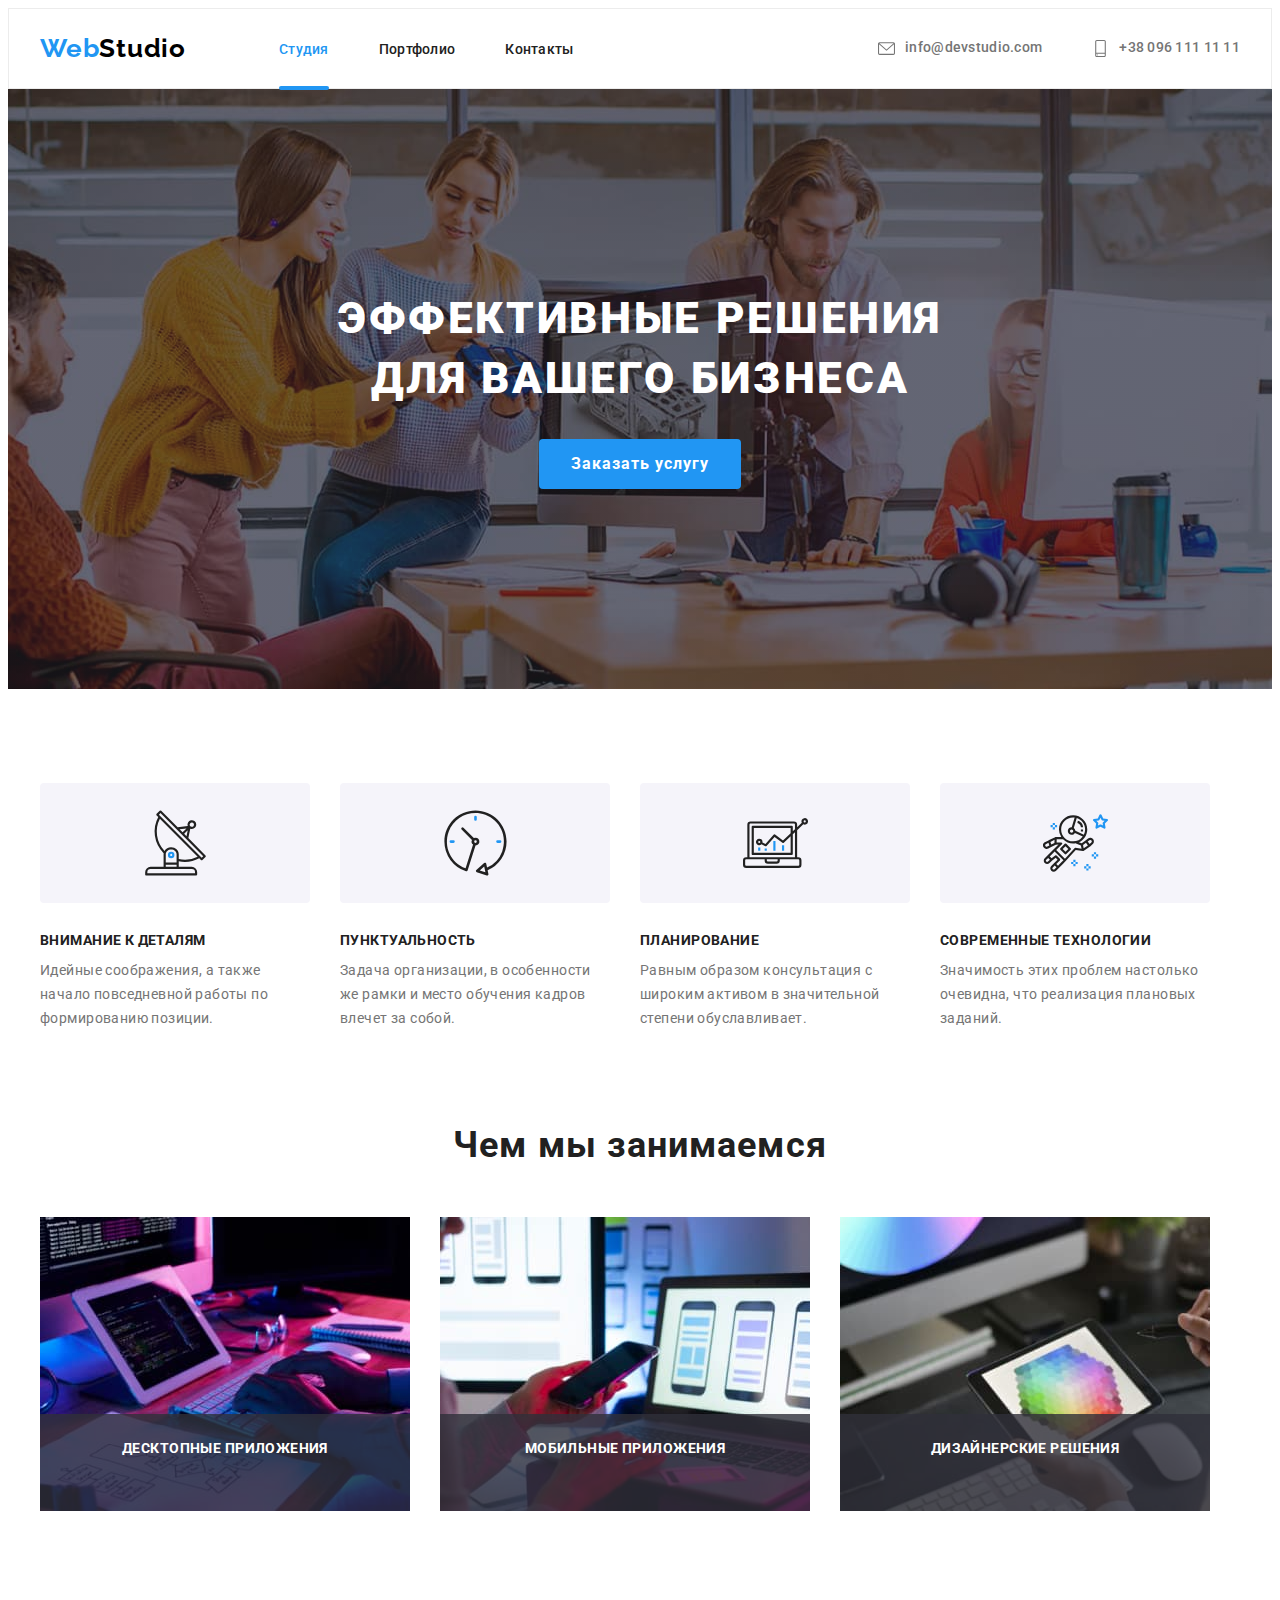
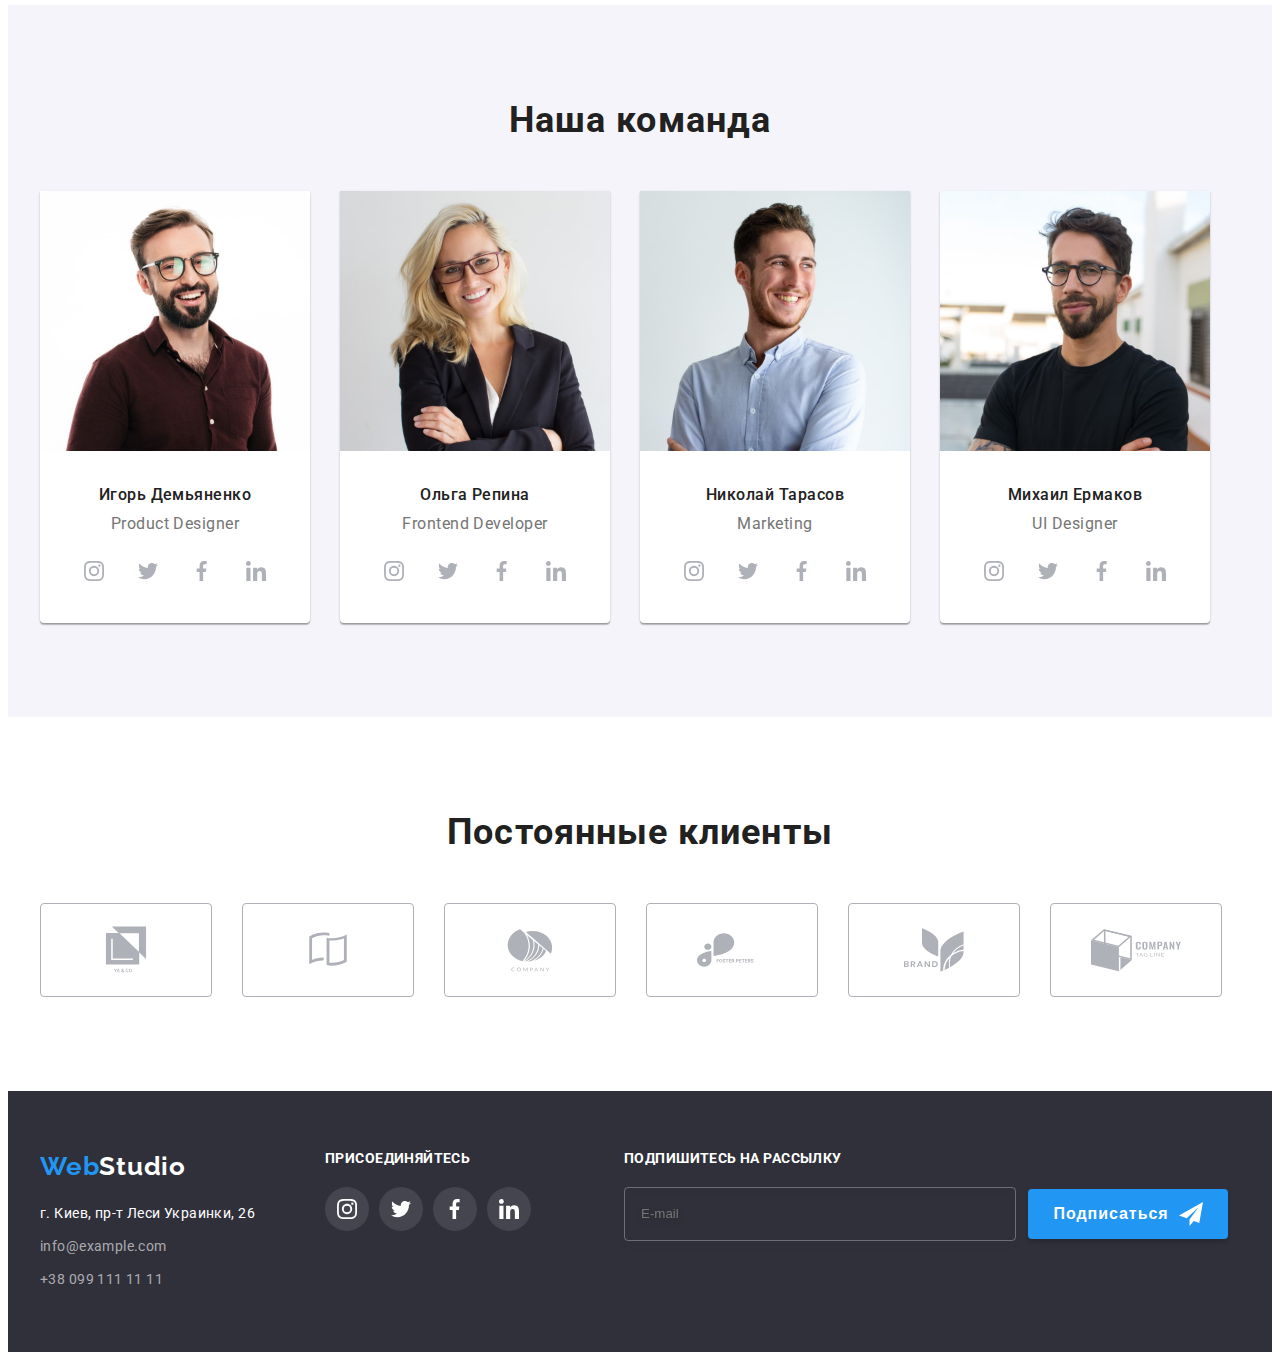
<file: index.html>
<!DOCTYPE html>
<html lang="ru">
<head>
    <meta charset="UTF-8">
    <meta http-equiv="X-UA-Compatible" content="IE=edge">
    <meta name="viewport" content="width=device-width, initial-scale=1.0">
    <title>Студия</title>
    <link rel="stylesheet" href="https://cdnjs.cloudflare.com/ajax/libs/modern-normalize/1.1.0/modern-normalize.min.css" integrity="sha512-wpPYUAdjBVSE4KJnH1VR1HeZfpl1ub8YT/NKx4PuQ5NmX2tKuGu6U/JRp5y+Y8XG2tV+wKQpNHVUX03MfMFn9Q==" crossorigin="anonymous" referrerpolicy="no-referrer" />
    <link rel="stylesheet" href="./css/main.min.css">
    <link href="https://fonts.googleapis.com/css2?family=Raleway:wght@700&family=Roboto:wght@400;500;700;900&display=swap" rel="stylesheet">
</head>
<body>
    <header class="header">
        <div class="container header-container">
        <a class="logo" href="/"><span class="logo-accent">Web</span>Studio</a>
        <nav class="header-nav">
            <ul class="header-list">
                <li class="header-item list"><a class="header-link link current" href="index.html">Студия</a></li>
                <li class="header-item list"><a class="header-link link" href="portfolio.html">Портфолио</a></li>
                <li class="header-item list"><a class="header-link link" href="/">Контакты</a></li>
            </ul>
        </nav>
        <ul class="header-contacts-list">
            <li class="header-contacts list">
                <a class="header-contacts-link link" href="mailto:info@devstudio.com">
                <svg class="header-contacts-icon envelope">
                    <use href="./images/symbol-defs.svg#icon-envelope"></use>
                </svg>
                info@devstudio.com</a>
            </li>
            <li class="header-contacts list">
                <a class="header-contacts-link link" href="tel:+380961111111">
                <svg class="header-contacts-icon smartphone">
                    <use href="./images/symbol-defs.svg#icon-smartphone"></use>
                </svg>
                +38 096 111 11 11</a>
            </li>
        </ul>
        </div>
    </header>
    <main>
    <section class="main-section">
        <div class="container main-section-container">
        <h1 class="main-headerline">Эффективные решения <br>для вашего бизнеса</h1>
        <button class="btn btn-main" type="button" data-modal-open>Заказать услугу</button>
    </div>
    </section>
    <section class="concepts">
        <div class="container concepts-container">
        <ul class="concepts-list">
            <li class="concepts-item list">
                <div class="concepts-thumb">
                    <svg class="concepts-icon">
                        <use href="./images/symbol-defs.svg#icon-concept1"></use>
                    </svg>
                </div>
                <h3 class="concepts-header">Внимание к деталям</h3>
                <p class="concepts-text">Идейные соображения, а также начало повседневной работы по формированию позиции.</p>
            </li>
            <li class="concepts-item list">
                <div class="concepts-thumb">
                    <svg class="concepts-icon">
                        <use href="./images/symbol-defs.svg#icon-concept2"></use>
                    </svg>
                </div>
                <h3 class="concepts-header">Пунктуальность</h3>
                <p class="concepts-text">Задача организации, в особенности же рамки и место обучения кадров влечет за собой.</p>
            </li>
            <li class="concepts-item list">
                <div class="concepts-thumb">
                    <svg class="concepts-icon">
                        <use href="./images/symbol-defs.svg#icon-concept3"></use>
                    </svg>
                </div>
                <h3 class="concepts-header">Планирование</h3>
                <p class="concepts-text">Равным образом консультация с широким активом в значительной степени обуславливает.</p>
            </li>
            <li class="concepts-item list">
                <div class="concepts-thumb">
                    <svg class="concepts-icon">
                        <use href="./images/symbol-defs.svg#icon-concept4"></use>
                    </svg>
                </div>
                <h3 class="concepts-header">Современные технологии</h3>
                <p class="concepts-text">Значимость этих проблем настолько очевидна, что реализация плановых заданий.</p>
            </li>
        </ul>
    </div>
        </section>
        <section class="section-work">
            <div class="container work-container">
        <h2 class="work-headline headline">Чем мы занимаемся</h2>
        <ul class="work-list">
            <li class="work-item list">
                <div class="work-item-top-wrapper">
                <img class="work-img" src="./images/whatwedo1.jpg" alt="Работник печатает на клавиатуре" width="370" height="294">
                <p class="work-item-top-text">Десктопные приложения</p>
                </div>
            </li>
            <li class="work-item list">
                <div class="work-item-top-wrapper">
                <img class="work-img" src="./images/whatwedo2.jpg" alt="Работник рассматривает варианты мобильных версий" width="370" height="294">
                <p class="work-item-top-text">Мобильные приложения</p>
                </div>
            </li>
            <li class="work-item list">
                <div class="work-item-top-wrapper">
                <img class="work-img" src="./images/whatwedo3.jpg" alt="Работник выбирает цвет на палитре в планшете" width="370" height="294">
                <p class="work-item-top-text">Дизайнерские решения</p>
                </div>
            </li>
        </ul>
    </div>
    </section>
    <section class="team">
        <div class="container team__container">
        <h2 class="team__headline headline">Наша команда</h2>
        <ul class="team__list">
            <li class="team__item list">
                <img class="team__img" src="./images/demyanenko.jpg" alt="Игорь Демьяненко" width="270" height="260">
                <div class="team__member">
                <p class="team__person">Игорь Демьяненко</p>
                <p class="team__jobtitle">Product Designer</p>
                </div>
                <ul class="social-networks__list list">
                    <li class="social-networks__item">
                        <a class="social-networks__link" href="/">
                        <svg class="social-networks__icon">
                            <use href="./images/symbol-defs.svg#icon-instagram"></use>
                        </svg>
                    </a>
                    </li>
                    <li class="social-networks__item">
                        <a class="social-networks__link" href="/">
                        <svg class="social-networks__icon">
                            <use href="./images/symbol-defs.svg#icon-twitter"></use>
                        </svg>
                        </a>
                    </li>
                    <li class="social-networks__item">
                        <a class="social-networks__link" href="/">
                        <svg class="social-networks__icon">
                            <use href="./images/symbol-defs.svg#icon-facebook"></use>
                        </svg>
                        </a>
                    </li>
                    <li class="social-networks__item">
                        <a class="social-networks__link" href="/">
                        <svg class="social-networks__icon">
                            <use href="./images/symbol-defs.svg#icon-linkedin"></use>
                        </svg>
                        </a>
                    </li>
                </ul>
            </li>
            <li class="team__item list">
                <img class="team__img" src="./images/repina.jpg" alt="Ольга Репина" width="270" height="260">
                <div class="team__member">
                <p class="team__person">Ольга Репина</p>
                <p class="team__jobtitle">Frontend Developer</p>
                </div>
                <ul class="social-networks__list list">
                    <li class="social-networks__item">
                        <a class="social-networks__link" href="/">
                        <svg class="social-networks__icon">
                            <use href="./images/symbol-defs.svg#icon-instagram"></use>
                        </svg>
                        </a>
                    </li>
                    <li class="social-networks__item">
                        <a class="social-networks__link" href="/">
                        <svg class="social-networks__icon">
                            <use href="./images/symbol-defs.svg#icon-twitter"></use>
                        </svg>
                        </a>
                    </li>
                    <li class="social-networks__item">
                        <a class="social-networks__link" href="/">
                        <svg class="social-networks__icon">
                            <use href="./images/symbol-defs.svg#icon-facebook"></use>
                        </svg>
                        </a>
                    </li>
                    <li class="social-networks__item">
                        <a class="social-networks__link" href="/">
                        <svg class="social-networks__icon">
                            <use href="./images/symbol-defs.svg#icon-linkedin"></use>
                        </svg>
                        </a>
                    </li>
                </ul>
            </li>
            <li class="team__item list">
                <img class="team__img" src="./images/tarasov.jpg" alt="Николай Тарасов" width="270" height="260">
                <div class="team__member">
                <p class="team__person">Николай Тарасов</p>
                <p class="team__jobtitle">Marketing</p>
                </div>
                <ul class="social-networks__list list">
                    <li class="social-networks__item">
                        <a class="social-networks__link" href="/">
                        <svg class="social-networks__icon">
                            <use href="./images/symbol-defs.svg#icon-instagram"></use>
                        </svg>
                        </a>
                    </li>
                    <li class="social-networks__item">
                        <a class="social-networks__link" href="/">
                        <svg class="social-networks__icon">
                            <use href="./images/symbol-defs.svg#icon-twitter"></use>
                        </svg>
                        </a>
                    </li>
                    <li class="social-networks__item">
                        <a class="social-networks__link" href="/">
                        <svg class="social-networks__icon">
                            <use href="./images/symbol-defs.svg#icon-facebook"></use>
                        </svg>
                        </a>
                    </li>
                    <li class="social-networks__item">
                        <a class="social-networks__link" href="/">
                        <svg class="social-networks__icon">
                            <use href="./images/symbol-defs.svg#icon-linkedin"></use>
                        </svg>
                        </a>
                    </li>
                </ul>
            </li>
            <li class="team__item list">
                <img class="team__img" src="./images/ermakov.jpg" alt="Михаил Ермаков" width="270" height="260">
                <div class="team__member">
                <p class="team__person">Михаил Ермаков</p>
                <p class="team__jobtitle">UI Designer</p>
                </div>
                <ul class="social-networks__list list">
                    <li class="social-networks__item">
                        <a class="social-networks__link" href="/">
                        <svg class="social-networks__icon">
                            <use href="./images/symbol-defs.svg#icon-instagram"></use>
                        </svg>
                    </a>
                    </li>
                    <li class="social-networks__item">
                        <a class="social-networks__link" href="/">
                        <svg class="social-networks__icon">
                            <use href="./images/symbol-defs.svg#icon-twitter"></use>
                        </svg>
                        </a>
                    </li>
                    <li class="social-networks__item">
                        <a class="social-networks__link" href="/">
                        <svg class="social-networks__icon">
                            <use href="./images/symbol-defs.svg#icon-facebook"></use>
                        </svg>
                        </a>
                    </li>
                    <li class="social-networks__item">
                        <a class="social-networks__link" href="/">
                        <svg class="social-networks__icon">
                            <use href="./images/symbol-defs.svg#icon-linkedin"></use>
                        </svg>
                        </a>
                    </li>
                </ul>
            </li>
        </ul>
    </div>
    </section>
    <section class="companies-section">
        <div class="container">
        <h2 class="companies-headline">Постоянные клиенты</h2>
        <ul class="companies-list list">
            <li class="companies-item">
                <a href="/" class="companies-link">
                <svg class="companies-icon" width="46" height="53">
                    <use href="./images/symbol-defs.svg#icon-company1"></use>
                </svg>
                </a>
            </li>
            <li class="companies-item">
                <a href="/" class="companies-link">
                <svg class="companies-icon" width="44" height="39">
                    <use href="./images/symbol-defs.svg#icon-company2"></use>
                </svg>
            </a>
            </li>
            <li class="companies-item">
                <a href="/" class="companies-link">
                <svg class="companies-icon" width="48" height="46">
                    <use href="./images/symbol-defs.svg#icon-company3"></use>
                </svg>
                </a>
            </li>
            <li class="companies-item">
                <a href="/" class="companies-link">
                <svg class="companies-icon" width="114" height="70">
                    <use href="./images/symbol-defs.svg#icon-company4"></use>
                </svg>
            </a>
            </li>
            <li class="companies-item">
                <a href="/" class="companies-link">
                <svg class="companies-icon" width="78" height="60">
                    <use href="./images/symbol-defs.svg#icon-company5"></use>
                </svg>
                </a>
            </li>
            <li class="companies-item">
                <a href="/" class="companies-link">
                <svg class="companies-icon" width="136" height="90">
                    <use href="./images/symbol-defs.svg#icon-company6"></use>
                </svg>
                </a>
            </li>
        </ul>
    </div>
    </section>
</main>
    <footer class="footer">
        <div class="container footer-container">
            <div class="footer-block">
        <a class=" footer-logo logo" href="/"><span class="logo-accent">Web</span>Studio</a>
        <address class="footer-address">
            <ul class="footer-address-list">
                <li class="footer-contacts list"><a class="footer-contacts-link link" href="/">г. Киев, пр-т Леси Украинки, 26</a></li>
                <li class="footer-contacts list"><a class="footer-contacts-link link transparent" href="mailto:info@example.com">info@example.com</a></li>
                <li class="footer-contacts list"><a class="footer-contacts-link link transparent" href="tel:+380991111111">+38 099 111 11 11</a></li>
            </ul>
        </address>
    </div>
        <div class="social-networks-footer">
            <p class="social-network-footer-text">Присоединяйтесь</p>
                <ul class="social-networks-footer-list list">
                    <li class="social-networks-footer-item">
                        <a href="/" class="social-networks-footer-link">
                        <svg class="social-networks-footer-icon">
                            <use href="./images/symbol-defs.svg#icon-instagram"></use>
                        </svg>
                        </a>
                    </li>
                    <li class="social-networks-footer-item">
                        <a href="/" class="social-networks-footer-link">
                        <svg class="social-networks-footer-icon">
                            <use href="./images/symbol-defs.svg#icon-twitter"></use>
                        </svg>
                        </a>
                    </li>
                    <li class="social-networks-footer-item">
                        <a href="/" class="social-networks-footer-link">
                        <svg class="social-networks-footer-icon">
                            <use href="./images/symbol-defs.svg#icon-facebook"></use>
                        </svg>
                        </a>
                    </li>
                    <li class="social-networks-footer-item">
                        <a href="/" class="social-networks-footer-link">
                        <svg class="social-networks-footer-icon">
                            <use href="./images/symbol-defs.svg#icon-linkedin"></use>
                        </svg>
                        </a>
                    </li>
                </ul>
        </div>
            <div class="footer-subscription">
                <p class="subscription-title">Подпишитесь на рассылку</p>
                <form class="subscription-form">
                    <input type="email" name="subscription-email" class="subscription-email" placeholder="E-mail">
                    <button type="submit" class="subscription-btn">Подписаться
                        <svg class="subscription-icon" width="24" height="24">
                            <use href="./images/symbol-defs.svg#icon-subscription"></use>
                        </svg>
                    </button>
                </form>
            </div>
    </div>
    </footer>
    
    <div class="backdrop is-hidden" data-modal>
        <div class="modal">
            <button class="close-button" type="button" data-modal-close>
                <svg class="close-button-svg" width="11" height="11">
                    <use href="./images/symbol-defs.svg#icon-close"></use>
                </svg>
            </button>
            <p class="modal-title">Оставьте свои данные, мы вам перезвоним</p>
            <form class="modal-form" autocomplete="off">
                <div class="modal-field">
                    <label for="user-name" class="modal-label">Имя</label>
                    <div class="modal-wrap">
                        <input id="user-name" name="user-name" type="text" class="modal-input" required>
                        <svg class="modal-icon" width="14" height="14">
                            <use href="./images/symbol-defs.svg#icon-person"></use>
                        </svg>
                    </div>
                </div>
                <div class="modal-field">
                    <label for="user-tel" class="modal-label">Телефон</label>
                    <div class="modal-wrap">    
                    <input id="user-tel" name="user-tel" type="tel" class="modal-input" required>
                     <svg class="modal-icon"  width="16" height="16">
                        <use href="./images/symbol-defs.svg#icon-tel"></use>
                     </svg>
                </div>
                </div>
                <div class="modal-field">
                    <label for="user-email" class="modal-label">Почта</label>
                    <div class="modal-wrap">    
                    <input id="user-email" name="user-email" type="email" class="modal-input" required>
                        <svg class="modal-icon" width="22" height="18">
                            <use href="./images/symbol-defs.svg#icon-email"></use>
                        </svg>
                </div>
                </div>
                <div class="modal-field">
                    <label for="user-comment" class="modal-label">Комментарий</label>
                        <textarea id="user-comment" name="user-comment" class="modal-text comment" placeholder="Введите текст"></textarea>
                </div>
                <div class="modal-field comment">
                        <input id="user-agree" name="user-agree" type="checkbox" class="modal-checkbox visually-hidden" required>
                        <label for="user-agree" class="modal-label-checkbox">
                            <span>
                                <svg class="checked-icon" width="13" height="10">
                                    <use href="./images/symbol-defs.svg#icon-checked"></use>
                                </svg>
                            </span>
                            Соглашаюсь с рассылкой и принимаю&nbsp; <a class="modal-checkbox-link" href="/">Условия договора</a></label>               
                    </div>
                <button class="modal-button btn" type="submit">Отправить</button>
            </form>
        </div>
    </div>
    <script src="./js/modal.js"></script>
    
</body>
</html>
</file>
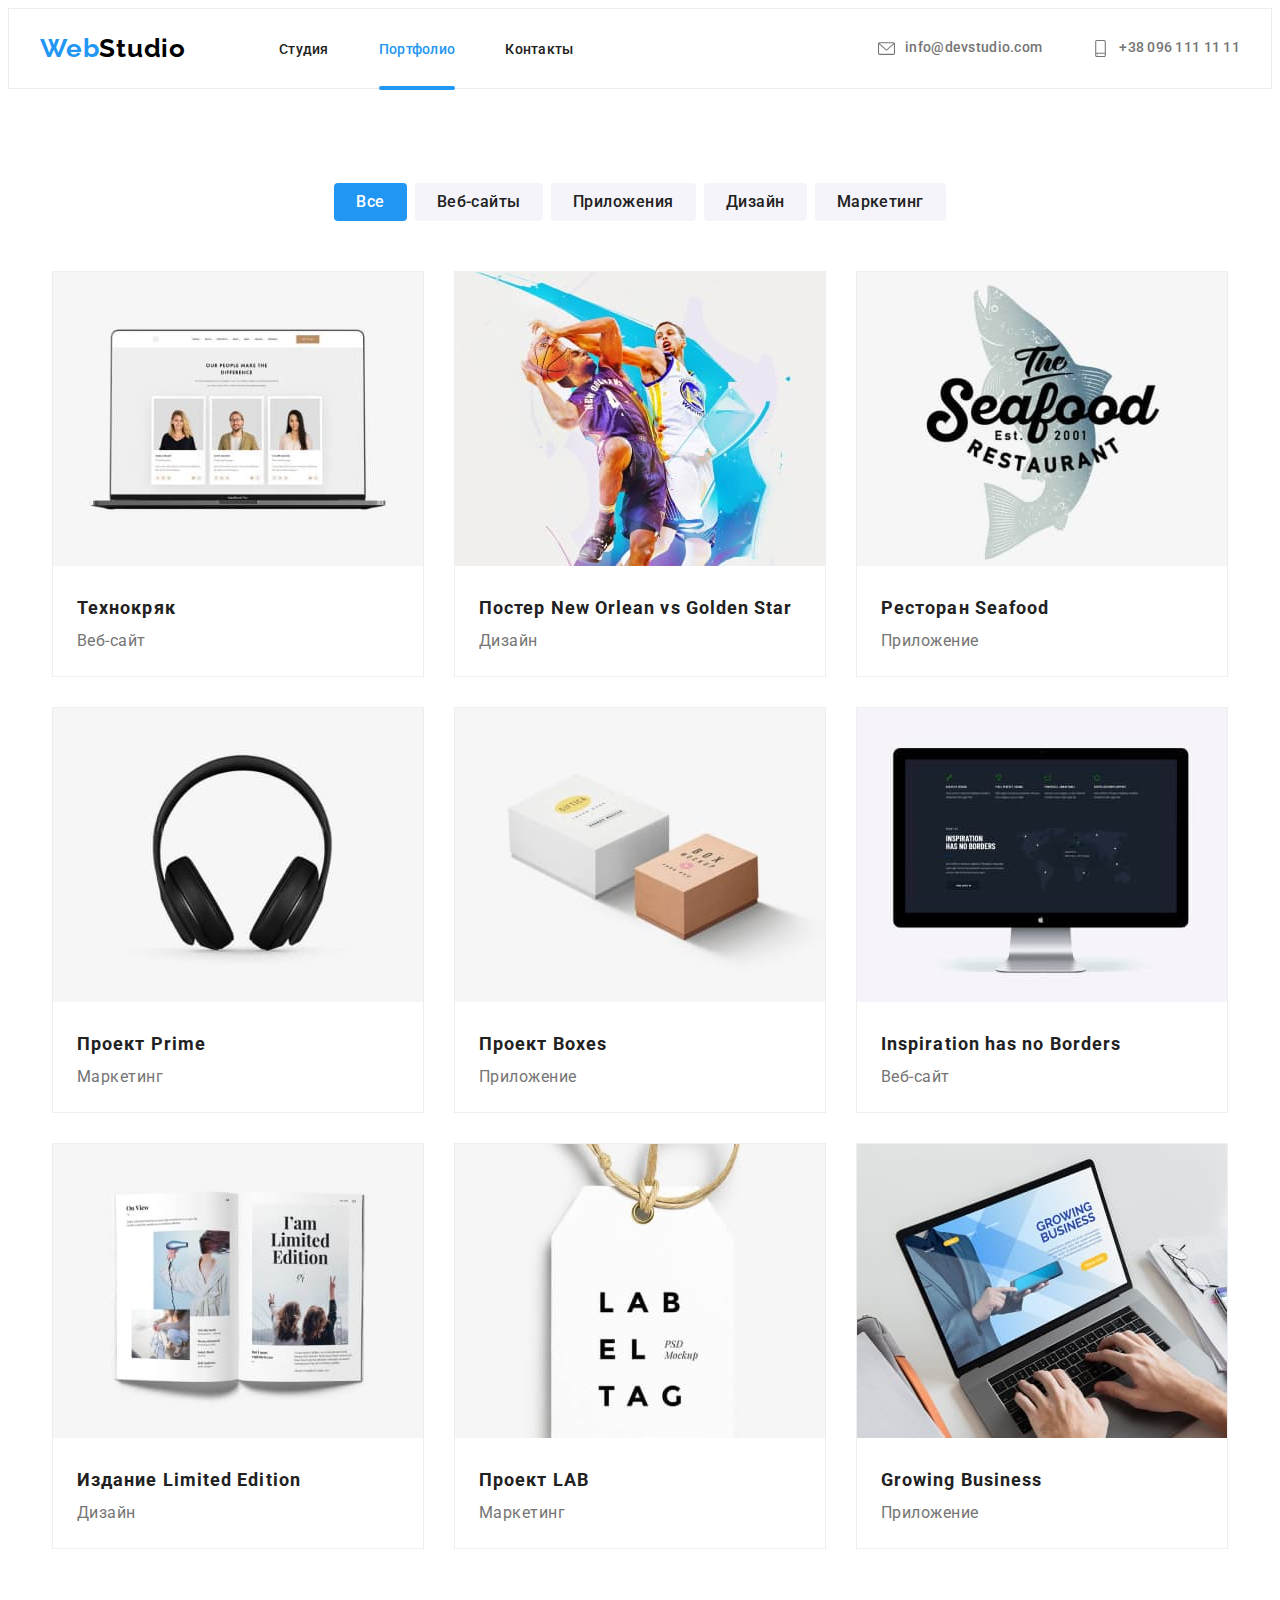
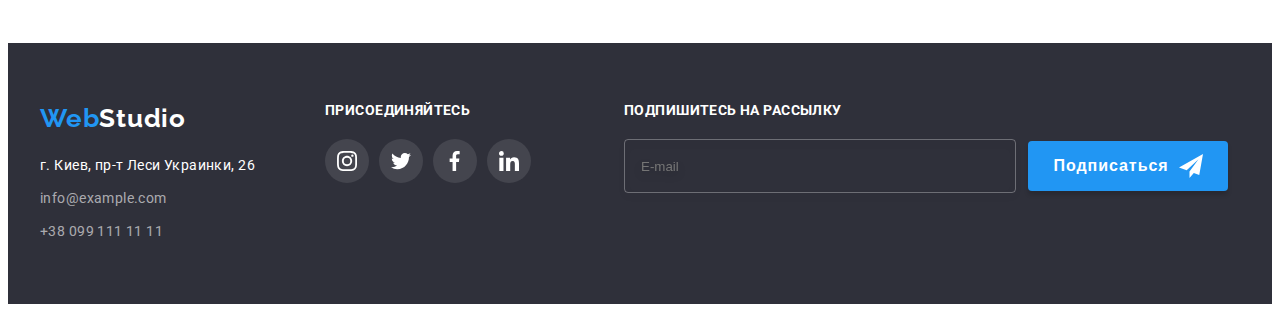
<file: portfolio.html>
<!DOCTYPE html>
<html lang="ru">
<head>
    <meta charset="UTF-8">
    <meta http-equiv="X-UA-Compatible" content="IE=edge">
    <meta name="viewport" content="width=device-width, initial-scale=1.0">
    <title>Портфолио</title>
    <link rel="stylesheet" href="https://cdnjs.cloudflare.com/ajax/libs/modern-normalize/1.1.0/modern-normalize.min.css" integrity="sha512-wpPYUAdjBVSE4KJnH1VR1HeZfpl1ub8YT/NKx4PuQ5NmX2tKuGu6U/JRp5y+Y8XG2tV+wKQpNHVUX03MfMFn9Q==" crossorigin="anonymous" referrerpolicy="no-referrer" />
    <link rel="stylesheet" href="./css/main.min.css">
    <link href="https://fonts.googleapis.com/css2?family=Raleway:wght@700&family=Roboto:wght@400;500;700;900&display=swap" rel="stylesheet">
</head>
<body>
    <header class="header">
        <div class="container header-container">
        <a class="logo" href="/"><span class="logo-accent">Web</span>Studio</a>
        <nav class="header-nav">
            <ul class="header-list">
                <li class="header-item list"><a class="header-link link" href="index.html">Студия</a></li>
                <li class="header-item list"><a class="header-link link current" href="portfolio.html">Портфолио</a></li>
                <li class="header-item list"><a class="header-link link" href="/">Контакты</a></li>
            </ul>
        </nav>
        <ul class="header-contacts-list">
            <li class="header-contacts list">
                <a class="header-contacts-link link" href="mailto:info@devstudio.com">
                <svg class="header-contacts-icon envelope">
                    <use href="./images/symbol-defs.svg#icon-envelope"></use>
                </svg>
                info@devstudio.com</a>
            </li>
            <li class="header-contacts list">
                <a class="header-contacts-link link" href="tel:+380961111111">
                <svg class="header-contacts-icon smartphone">
                    <use href="./images/symbol-defs.svg#icon-smartphone"></use>
                </svg>
                +38 096 111 11 11</a>
            </li>
        </ul>
    </div>
    </header>

    <main>
        <section class="portfolio">
            <div class="container portfolio__container">
            <ul class="portfolio__btn-list">
                <li class="portfolio__btn-item list"><button class="portfolio__btn-menu current" type="button">Все</button></li>
                <li class="portfolio__btn-item list"><button class="portfolio__btn-menu" type="button">Веб-сайты</button></li>
                <li class="portfolio__btn-item list"><button class="portfolio__btn-menu" type="button">Приложения</button></li>
                <li class="portfolio__btn-item list"><button class="portfolio__btn-menu" type="button">Дизайн</button></li>
                <li class="portfolio__btn-item list"><button class="portfolio__btn-menu" type="button">Маркетинг</button></li>
            </ul>
            
            <ul class="portfolio__services-list">
                <li class="portfolio__services-item list">
                    <a class="portfolio__services-link link" href="">
                        <div class="portfolio__services-top-wrapper">
                        <img class="portfolio__services-img" src="./images/work1.jpg" alt="Ноутбук с тремя портфолио сотрудников на экране" width="370" height="294">
                        <p class="portfolio__services-top-text">Ресурс предлагает комплексные предложения с разным уровнем функционала и сервисов. Все это позволит посетителю получить исчерпывающие сведения о компании или частном лице.</p>
                        </div>
                        <div class="portfolio__services-descr">
                        <h2 class="portfolio__services-header">Технокряк</h2>
                        <p class="portfolio__services-text">Веб-сайт</p>
                    </div>
                    </a>
                </li>
                <li class="portfolio__services-item list">
                    <a class="portfolio__services-link link" href="">
                        <div class="portfolio__services-top-wrapper">
                        <img class="portfolio__services-img" src="./images/work2.jpg" alt="Два баскетболиста с мячом" width="370" height="294">
                        <p class="portfolio__services-top-text"></p>
                        </div>
                        <div class="portfolio__services-descr">
                        <h2 class="portfolio__services-header">Постер New Orlean vs Golden Star</h2>
                        <p class="portfolio__services-text">Дизайн</p>
                    </div>
                    </a>
                </li>
                <li class="portfolio__services-item list">
                    <a class="portfolio__services-link link" href="">
                        <div class="portfolio__services-top-wrapper">
                        <img class="portfolio__services-img" src="./images/work3.jpg" alt="Логотип ресторана Seafood" width="370" height="294">
                        <p class="portfolio__services-top-text"></p>
                        </div>
                        <div class="portfolio__services-descr">
                        <h2 class="portfolio__services-header">Ресторан Seafood</h2>
                        <p class="portfolio__services-text">Приложение</p>
                    </div>
                    </a>
                </li>
                <li class="portfolio__services-item list">
                    <a class="portfolio__services-link link" href="">
                        <div class="portfolio__services-top-wrapper">
                        <img class="portfolio__services-img" src="./images/work4.jpg" alt="Наушники" width="370" height="294">
                        <p class="portfolio__services-top-text"></p>
                        </div>
                        <div class="portfolio__services-descr">
                        <h2 class="portfolio__services-header">Проект Prime</h2>
                        <p class="portfolio__services-text">Маркетинг</p>
                    </div>
                    </a>
                </li>
                <li class="portfolio__services-item list">
                    <a class="portfolio__services-link link" href="">
                        <div class="portfolio__services-top-wrapper">
                        <img class="portfolio__services-img" src="./images/work5.jpg" alt="Две коробки" width="370" height="294">
                        <p class="portfolio__services-top-text"></p>
                        </div>
                        <div class="portfolio__services-descr">
                        <h2 class="portfolio__services-header">Проект Boxes</h2>
                        <p class="portfolio__services-text">Приложение</p>
                    </div>
                    </a>
                </li>
                <li class="portfolio__services-item list">
                    <a class="portfolio__services-link link" href="">
                        <div class="portfolio__services-top-wrapper">
                        <img class="portfolio__services-img" src="./images/work6.jpg" alt="Монитор со страницей Inspiration has no Borders" width="370" height="294">
                        <p class="portfolio__services-top-text"></p>
                        </div>
                        <div class="portfolio__services-descr">
                        <h2 class="portfolio__services-header">Inspiration has no Borders</h2>
                        <p class="portfolio__services-text">Веб-сайт</p>
                    </div>
                    </a>
                </li>
                <li class="portfolio__services-item list">
                    <a class="portfolio__services-link link" href="">
                        <div class="portfolio__services-top-wrapper">
                        <img class="portfolio__services-img" src="./images/work7.jpg" alt="Разворот журнала с заголовком I am Limited Edition" width="370" height="294">
                        <p class="portfolio__services-top-text"></p>
                        </div>
                        <div class="portfolio__services-descr">
                        <h2 class="portfolio__services-header">Издание Limited Edition</h2>
                        <p class="portfolio__services-text">Дизайн</p>
                    </div>
                    </a>
                </li>
                <li class="portfolio__services-item list">
                    <a class="portfolio__services-link link" href="">
                        <div class="portfolio__services-top-wrapper">
                        <img class="portfolio__services-img" src="./images/work8.jpg" alt="Ярлык с надписью LAB EL TAG" width="370" height="294">
                        <p class="portfolio__services-top-text"></p>
                        </div>
                        <div class="portfolio__services-descr">
                        <h2 class="portfolio__services-header">Проект LAB</h2>
                        <p class="portfolio__services-text">Маркетинг</p>
                    </div>
                    </a>
                </li>
                <li class="portfolio__services-item list">
                    <a class="portfolio__services-link link" href="">
                        <div class="portfolio__services-top-wrapper">
                        <img class="portfolio__services-img" src="./images/work9.jpg" alt="Две руки печатают на ноутбуке" width="370" height="294">
                        <p class="portfolio__services-top-text"></p>
                        </div>
                        <div class="portfolio__services-descr">
                        <h2 class="portfolio__services-header">Growing Business</h2>
                        <p class="portfolio__services-text">Приложение</p>
                    </div>
                    </a>
                </li>
            </ul>
        </div>
          </section>
    </main>

    <footer class="footer">
        <div class="container footer-container">
            <div class="footer-block">
        <a class=" footer-logo logo" href="/"><span class="logo-accent">Web</span>Studio</a>
        <address class="footer-address">
            <ul class="footer-address-list">
                <li class="footer-contacts list"><a class="footer-contacts-link link" href="/">г. Киев, пр-т Леси Украинки, 26</a></li>
                <li class="footer-contacts list"><a class="footer-contacts-link link transparent" href="mailto:info@example.com">info@example.com</a></li>
                <li class="footer-contacts list"><a class="footer-contacts-link link transparent" href="tel:+380991111111">+38 099 111 11 11</a></li>
            </ul>
        </address>
    </div>
        <div class="social-networks-footer">
            <p class="social-network-footer-text">Присоединяйтесь</p>
                <ul class="social-networks-footer-list list">
                    <li class="social-networks-footer-item">
                        <a href="/" class="social-networks-footer-link">
                        <svg class="social-networks-footer-icon">
                            <use href="./images/symbol-defs.svg#icon-instagram"></use>
                        </svg>
                        </a>
                    </li>
                    <li class="social-networks-footer-item">
                        <a href="/" class="social-networks-footer-link">
                        <svg class="social-networks-footer-icon">
                            <use href="./images/symbol-defs.svg#icon-twitter"></use>
                        </svg>
                        </a>
                    </li>
                    <li class="social-networks-footer-item">
                        <a href="/" class="social-networks-footer-link">
                        <svg class="social-networks-footer-icon">
                            <use href="./images/symbol-defs.svg#icon-facebook"></use>
                        </svg>
                        </a>
                    </li>
                    <li class="social-networks-footer-item">
                        <a href="/" class="social-networks-footer-link">
                        <svg class="social-networks-footer-icon">
                            <use href="./images/symbol-defs.svg#icon-linkedin"></use>
                        </svg>
                        </a>
                    </li>
                </ul>
        </div>
        <div class="footer-subscription">
            <p class="subscription-title">Подпишитесь на рассылку</p>
            <form class="subscription-form">
                <input type="email" name="subscription-email" class="subscription-email" placeholder="E-mail">
                <button type="submit" class="subscription-btn">Подписаться
                    <svg class="subscription-icon" width="24" height="24">
                        <use href="./images/symbol-defs.svg#icon-subscription"></use>
                    </svg>
                </button>
            </form>
        </div>
    </div>
    </footer>
    
</body>
</html>
</file>
<file: css/main.min.css>
:root{--accent-color: #2196F3}:root{--headline-text-color: #212121}:root{--text-color: #757575}:root{--secondary-color: #FFF}:root{--section-color:#E5E5E5}:root{--background-color: #F5F4FA}.list{list-style:none}.link{text-decoration:none}p,h1,h2,h3,h4,h5,h6{margin:0;padding:0}ul{margin:0;padding-left:0}body{font-family:"roboto",sans-serif}.container{width:1200px;padding-left:15px;padding-right:15px;margin:0 auto}.logo{font-family:"Raleway";font-weight:700;font-size:26px;line-height:1.19;letter-spacing:.03em;color:var(--headline-text-color-text-color);text-decoration:none}.logo-accent{color:var(--accent-color)}.btn{font-family:"Roboto",sans-serif;font-weight:700;font-size:16px;line-height:1.88;letter-spacing:.06em;color:var(--secondary-color);background-color:var(--accent-color);cursor:pointer}.headline{font-size:36px;line-height:1.17;text-align:center;letter-spacing:.03em;color:var(--headline-text-color)}.backdrop{position:fixed;top:0;left:0;width:100%;height:100%;background:rgba(0,0,0,.2);transition:opacity 250ms cubic-bezier(0.4, 0, 0.2, 1),visibility 250ms cubic-bezier(0.4, 0, 0.2, 1)}.modal{position:absolute;width:528px;height:581px;padding:40px 39px 40px 41px;top:50%;left:50%;transform:translate(-50%, -50%);background:var(--secondary-color);box-shadow:0px 1px 3px rgba(0,0,0,.12),0px 1px 1px rgba(0,0,0,.14),0px 2px 1px rgba(0,0,0,.2);border-radius:4px}.close-button{position:absolute;top:8px;right:8px;width:30px;height:30px;background:var(--secondary-color);border:1px solid rgba(0,0,0,.1);border-radius:50%;cursor:pointer}.close-button-svg{position:absolute;top:50%;left:50%;transform:translate(-50%, -50%);transition:fill 250ms cubic-bezier(0.4, 0, 0.2, 1)}.close-button:hover .close-button-svg{fill:var(--accent-color)}.is-hidden{opacity:0;visibility:hidden;pointer-events:none}.modal-title{margin-bottom:12px;font-weight:700;font-size:20px;line-height:1.15;text-align:center;letter-spacing:.03em;color:var(--headline-text-color)}.modal-label{display:block;padding-bottom:4px;font-size:12px;line-height:1.16;letter-spacing:.01em;color:var(--text-color)}.modal-field{margin-bottom:10px}.modal-field>.comment{margin-bottom:0}.modal-input{width:448px;height:40px;padding-left:44px;padding-right:15px;border:1px solid rgba(33,33,33,.2);border-radius:4px;cursor:pointer;outline:rgba(0,0,0,0);transition:border-color 250ms cubic-bezier(0.4, 0, 0.2, 1)}.modal-input:focus{border-color:var(--accent-color)}.modal-input::placeholder{color:rgba(117,117,117,.5)}.modal-icon{position:absolute;left:15px;top:50%;transform:translateY(-50%);transition:fill 250ms cubic-bezier(0.4, 0, 0.2, 1)}.modal-input:focus+.modal-icon{fill:var(--accent-color)}.modal-text{width:100%;height:120px;margin-bottom:20px;padding:12px 16px;border:1px solid rgba(33,33,33,.2);border-radius:4px;outline:rgba(0,0,0,0);resize:none}.modal-text:focus{border-color:var(--accent-color)}.modal-label-checkbox{margin:0 auto;font-size:14px;line-height:1.71;letter-spacing:.03em;color:var(--text-color)}.modal-checkbox-link{color:var(--accent-color)}.modal-button{display:block;margin:0 auto;margin-top:30px;width:200px;padding:10px 32px;border:rgba(0,0,0,0);border-radius:4px;background:#188ce8;box-shadow:0px 4px 4px rgba(0,0,0,.15)}.modal-wrap{position:relative}.modal-label-checkbox{display:flex;align-items:center}.modal-label-checkbox span{display:flex;align-items:center;justify-content:center;margin-right:9px;width:16px;height:15px;border:1px solid var(--headline-text-color)}.checked-icon{fill:rgba(0,0,0,0)}.modal-checkbox:checked+.modal-label-checkbox span{background-color:var(--accent-color);border:none;border-radius:2px}.modal-checkbox:checked+.modal-label-checkbox .checked-icon{fill:var(--secondary-color)}.visually-hidden{display:none}.header{border:1px solid #ececec;padding-top:24px;padding-bottom:24px}.header-container{display:flex;align-items:center}.header-list{display:flex;margin-left:93px}.header-contacts-list{display:flex;margin-left:auto}.header-item:not(:last-child){margin-right:50px}.header-contacts:not(:last-child){margin-right:50px}.header-link,.header-contacts-link{font-weight:500;font-size:14px;line-height:1.14;letter-spacing:.02em;color:var(--headline-text-color);transition:color 250ms cubic-bezier(0.4, 0, 0.2, 1)}.header-link:hover,.header-link:hover,.header-link:focus,.header-link:focus,.header-contacts-link:hover,.header-contacts-link:hover,.header-contacts-link:focus,.header-contacts-link:focus{color:var(--accent-color)}.header-contacts-link{color:var(--text-color);display:flex;align-items:center}.header-link.current{color:var(--accent-color)}.header-item{position:relative}.header-item .current:after{content:"";position:absolute;width:100%;height:4px;left:0;bottom:-32px;background:var(--accent-color);border-radius:2px}.header-contacts-icon{display:inline-block;width:17px;height:17px;margin-right:10px;fill:var(--text-color);transition:fill 250ms cubic-bezier(0.4, 0, 0.2, 1)}.header-link:hover .header-contacts-icon,.header-contacts-link:hover .header-contacts-icon,.header-link:focus .header-contacts-icon,.header-contacts-link:focus .header-contacts-icon{fill:var(--accent-color)}.header-contacts-icon:hover,.header-contacts-icon:focus{fill:var(--accent-color)}.main-section-container{display:flex;flex-wrap:wrap;justify-content:center}.main-section{padding-top:200px;padding-bottom:200px;background-image:linear-gradient(rgba(47, 48, 58, 0.4), rgba(47, 48, 58, 0.4)),url(../images/background-main.jpg);max-width:1600px;background-position:center;background-repeat:no-repeat;background-size:cover;background-color:#2f303a;margin:0 auto}.main-headerline{font-weight:900;font-size:44px;line-height:1.36;text-align:center;letter-spacing:.06em;text-transform:uppercase;color:var(--secondary-color);padding-right:237px;padding-left:237px}.btn-main{margin-top:30px;padding:10px 32px;border:rgba(0,0,0,0);border-radius:4px}.concepts{padding-top:94px;padding-bottom:94px}.concepts-list{display:flex}.concepts-item{max-width:270px}.concepts-item:not(:last-child){margin-right:30px}.concepts-header{font-size:14px;line-height:1.14;letter-spacing:.03em;text-transform:uppercase;color:var(--headline-text-color);margin-bottom:10px}.concepts-text{font-weight:400;font-size:14px;line-height:1.71;letter-spacing:.03em;color:var(--text-color)}.concepts-thumb{background:#f5f4fa;border-radius:4px;margin-bottom:30px;width:270px;height:120px;display:flex;justify-content:center;align-items:center}.concepts-icon:nth-child(1){width:65px;height:70px}.concepts-icon:nth-child(2){width:67px;height:70px}.concepts-icon:nth-child(3){width:70px;height:54px}.concepts-icon:nth-child(4){width:55px;height:60px}.section-work{padding-bottom:94px}.work-list{display:flex;margin-top:50px}.work-img,.team-img{display:block}.work-item:not(:last-child){margin-right:30px}.work-item-top-wrapper{position:relative}.work-item-top-text{position:absolute;left:0;bottom:0;font-weight:700;font-size:14px;line-height:1.14;text-align:center;letter-spacing:.03em;text-transform:uppercase;color:var(--secondary-color);background:rgba(47,48,58,.8);width:100%;height:70px;padding-top:27px}.team{padding-top:94px;padding-bottom:94px}.team__list{display:flex;margin-top:50px}.team__member{padding-top:30px;padding-bottom:16px}.team__member p+p{margin-top:10px}.team{background:var(--background-color)}.team__item{background-color:var(--secondary-color);box-shadow:0px 1px 3px rgba(0,0,0,.12),0px 1px 1px rgba(0,0,0,.14),0px 2px 1px rgba(0,0,0,.2);border-radius:0px 0px 4px 4px}.team__item:not(:last-child){margin-right:30px}.team__person,.team__jobtitle{font-weight:500;font-size:16px;line-height:1.19;text-align:center;letter-spacing:.03em;color:var(--headline-text-color)}.team__jobtitle{color:var(--text-color);font-weight:400}.social-networks__list{display:flex;margin-right:32px;margin-left:32px;margin-bottom:30px}.social-networks__item{margin-right:10px}.social-networks__item:last-child{margin-right:0}.social-networks__link{display:flex;justify-content:center;align-items:center;width:44px;height:44px;border-radius:50%;transition:background-color 250ms cubic-bezier(0.4, 0, 0.2, 1),border-radius 250ms cubic-bezier(0.4, 0, 0.2, 1)}.social-networks__link:hover,.social-networks__link:focus{background-color:var(--accent-color)}.social-networks__icon{fill:#afb1b8;transition:fill 250ms cubic-bezier(0.4, 0, 0.2, 1)}.social-networks__link:hover .social-networks__icon,.social-networks__link:focus .social-networks__icon{fill:var(--secondary-color)}.social-networks__icon:nth-child(1){width:20px;height:20px}.social-networks__icon:nth-child(2){width:20px;height:16px}.social-networks__icon:nth-child(3){width:10px;height:20px}.social-networks__icon:nth-child(4){width:16px;height:14px}.companies-section{margin-top:94px;margin-bottom:94px}.companies-list{display:flex}.companies-headline{font-weight:700;font-size:36px;line-height:1.17;text-align:center;letter-spacing:.03em;color:#212121;margin-bottom:50px}.companies-link{border:1px solid #afb1b8;border-radius:4px;margin-right:30px;width:170px;height:92px;display:flex;justify-content:center;align-items:center;transition:border-color 250ms cubic-bezier(0.4, 0, 0.2, 1)}.companies-link:hover,.companies-link:focus{border-color:var(--accent-color)}.companies-icon{fill:#afb1b8;transition:fill 250ms cubic-bezier(0.4, 0, 0.2, 1)}.companies-link:hover .companies-icon,.companies-link:focus .companies-icon{fill:var(--accent-color)}.companies-item:last-child{margin-right:0}.portfolio{padding-top:94px;padding-bottom:94px}.portfolio__btn-list,.portfolio__services-list{display:flex;flex-wrap:wrap;justify-content:center}.portfolio__btn-list{margin-bottom:50px}.portfolio__btn-item:not(:last-child){margin-right:8px}.portfolio__btn-menu{font-family:"Roboto",sans-serif;font-weight:500;font-size:16px;line-height:1.62;text-align:center;letter-spacing:.03em;color:var(--headline-text-color);background:var(--background-color);cursor:pointer;border:rgba(0,0,0,0);padding:6px 22px;border-radius:4px;transition:background-color 250ms cubic-bezier(0.4, 0, 0.2, 1),background-color 250ms cubic-bezier(0.4, 0, 0.2, 1),box-shadow 250ms cubic-bezier(0.4, 0, 0.2, 1)}.portfolio__btn-menu:hover,.portfolio__btn-menu:focus{color:var(--secondary-color);background-color:var(--accent-color);box-shadow:0px 3px 1px rgba(0,0,0,.1),0px 1px 2px rgba(0,0,0,.08),0px 2px 2px rgba(0,0,0,.12)}.portfolio__btn-menu.current{color:var(--secondary-color);background:var(--accent-color)}.portfolio__services-header{font-weight:700;font-size:18px;line-height:2;letter-spacing:.06em;color:var(--headline-text-color)}.portfolio__services-text{font-weight:400;font-size:16px;line-height:1.88;letter-spacing:.03em;color:var(--text-color)}.portfolio__services-list,.section-work{color:var(--section-color)}.portfolio__services-descr{padding:20px 24px}.portfolio__services-item{background:var(--secondary-color);border:1px solid #eee;transition:border 250ms cubic-bezier(0.4, 0, 0.2, 1),box-shadow 250ms cubic-bezier(0.4, 0, 0.2, 1)}.portfolio__services-item:hover{border:1px solid #eee;box-shadow:0px 1px 1px rgba(0,0,0,.12),0px 4px 4px rgba(0,0,0,.06),1px 4px 6px rgba(0,0,0,.16)}.portfolio__services-item:not(:nth-child(3n)){margin-right:30px;margin-left:0}.portfolio__services-item:not(:nth-child(-n+3)){margin-top:30px}.portfolio__services-top-wrapper{position:relative;overflow:hidden}.portfolio__services-top-text{position:absolute;top:0;left:0;width:100%;height:100%;padding:63px 24px;font-weight:400;font-size:18px;line-height:156%;letter-spacing:.03em;color:var(--secondary-color);background:rgba(33,150,243,.9);transform:translateY(100%);transition:transform 250ms cubic-bezier(0.4, 0, 0.2, 1)}.portfolio__services-item:hover .portfolio__services-top-text{transform:translateY(0%)}.portfolio__services-list{margin-right:-15px;margin-left:-15px}.footer{padding-bottom:60px;padding-top:60px;background:#2f303a}.footer-container{display:flex}.footer-block{padding-right:70px}.footer-address-list>li{margin-top:20px}.footer-address-list li+li{margin-top:9px}.footer-contacts-link{font-style:normal;font-size:14px;line-height:1.71;letter-spacing:.03em;color:var(--secondary-color);transition:color 250ms cubic-bezier(0.4, 0, 0.2, 1)}.footer-contacts-link.transparent{color:rgba(255,255,255,.6)}.footer-contacts-link:hover,.footer-contacts-link:focus{color:var(--accent-color)}.footer-logo{color:var(--secondary-color)}.social-network-footer-text,.subscription-title{font-weight:700;font-size:14px;line-height:1.14;letter-spacing:.03em;text-transform:uppercase;color:#fff;padding-bottom:20px}.social-networks-footer-list{display:flex}.social-networks-footer-link{display:flex;justify-content:center;align-items:center;width:44px;height:44px;border-radius:50%;background-color:rgba(255,255,255,.1);transition:background-color 250ms cubic-bezier(0.4, 0, 0.2, 1)}.social-networks-footer-link:hover,.social-networks-footer-link:focus{background-color:var(--accent-color)}.social-networks-footer-item:not(:last-child){margin-right:10px}.social-networks-footer-icon{width:20px;height:20px;fill:var(--secondary-color)}.footer-subscription{margin-left:93px}.subscription-form{display:flex;justify-content:center;align-items:center}.subscription-email{width:358px;height:50px;margin-right:12px;padding-left:16px;padding-right:16px;border:1px solid rgba(255,255,255,.3);filter:drop-shadow(0px 4px 4px rgba(0, 0, 0, 0.15));border-radius:4px;background-color:rgba(0,0,0,0);outline:none;color:var(--secondary-color)}.subscription-btn{display:flex;justify-content:center;align-items:center;width:200px;height:50px;background:#2196f3;box-shadow:0px 4px 4px rgba(0,0,0,.15);border-radius:4px;font-weight:700;font-size:16px;line-height:1.88;letter-spacing:.06em;color:var(--secondary-color);border:rgba(0,0,0,0);cursor:pointer}.subscription-icon{margin-left:10px}/*# sourceMappingURL=main.min.css.map */
</file>
